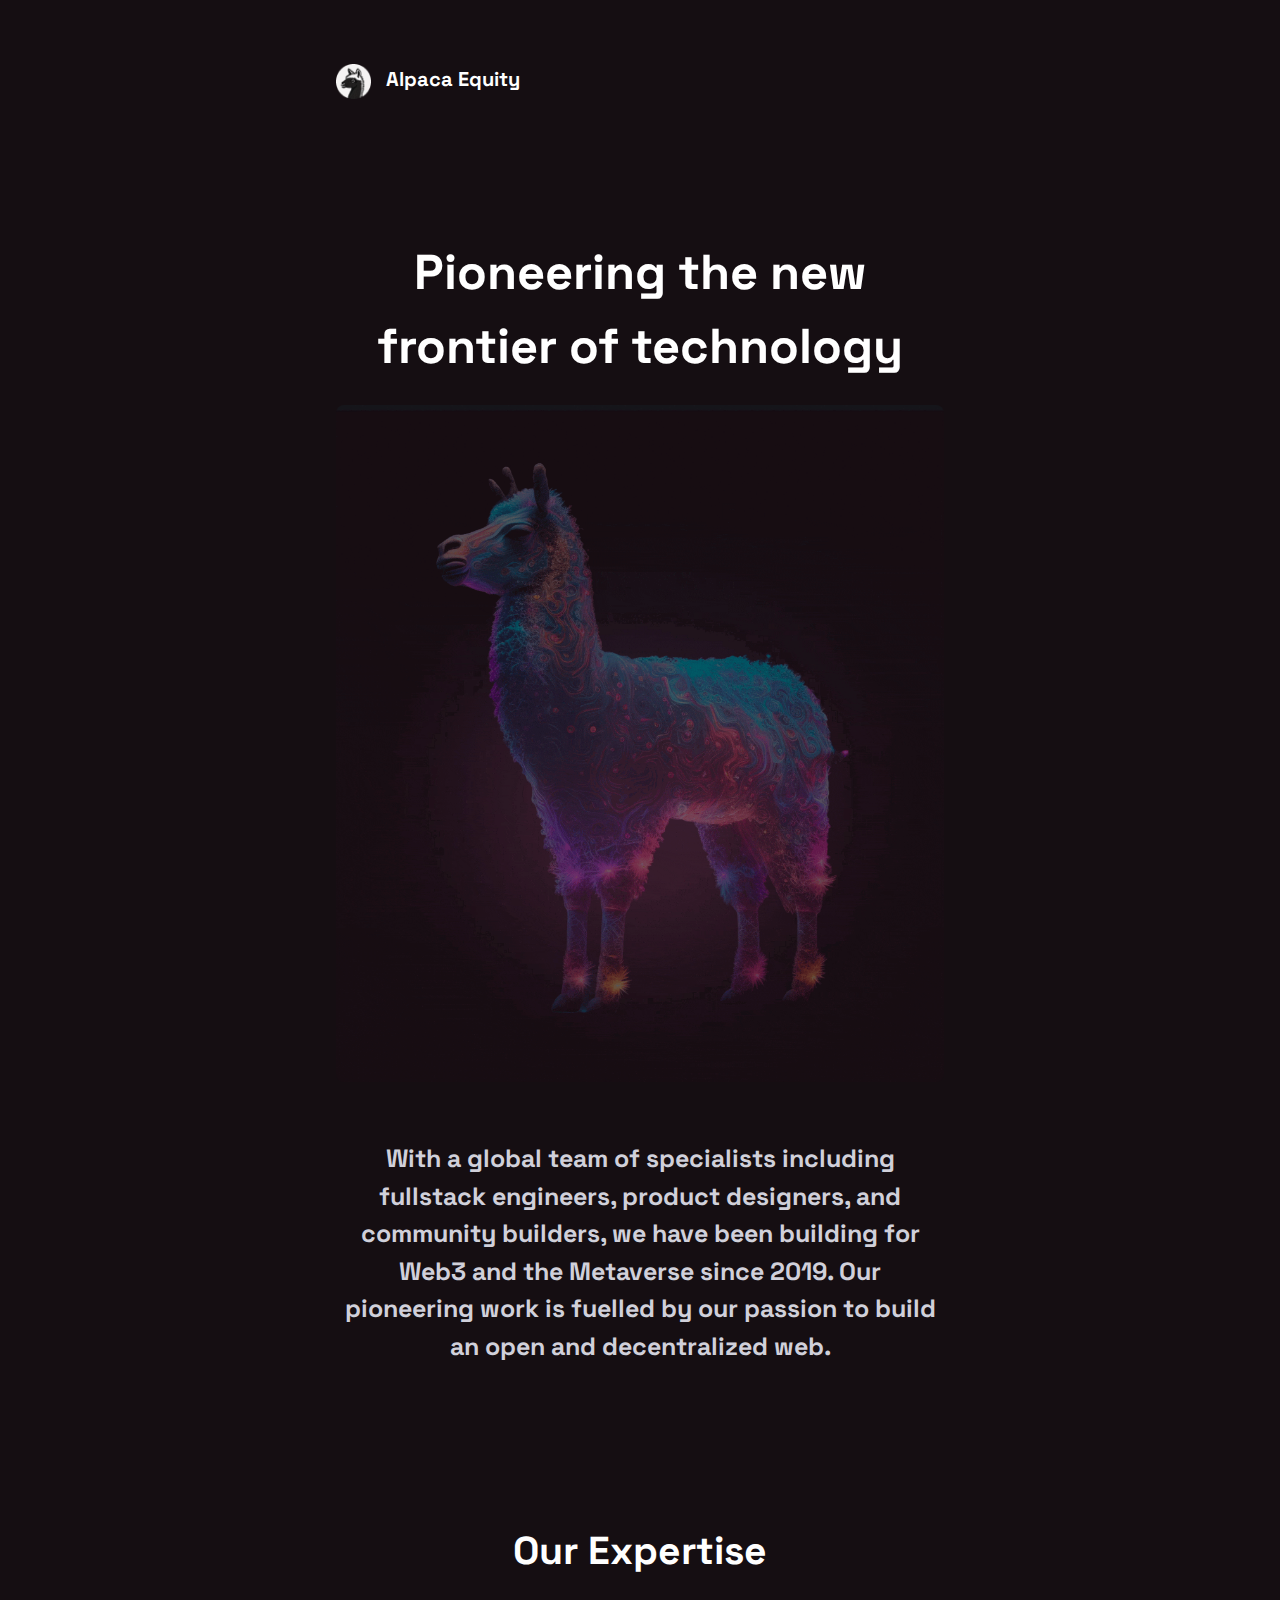
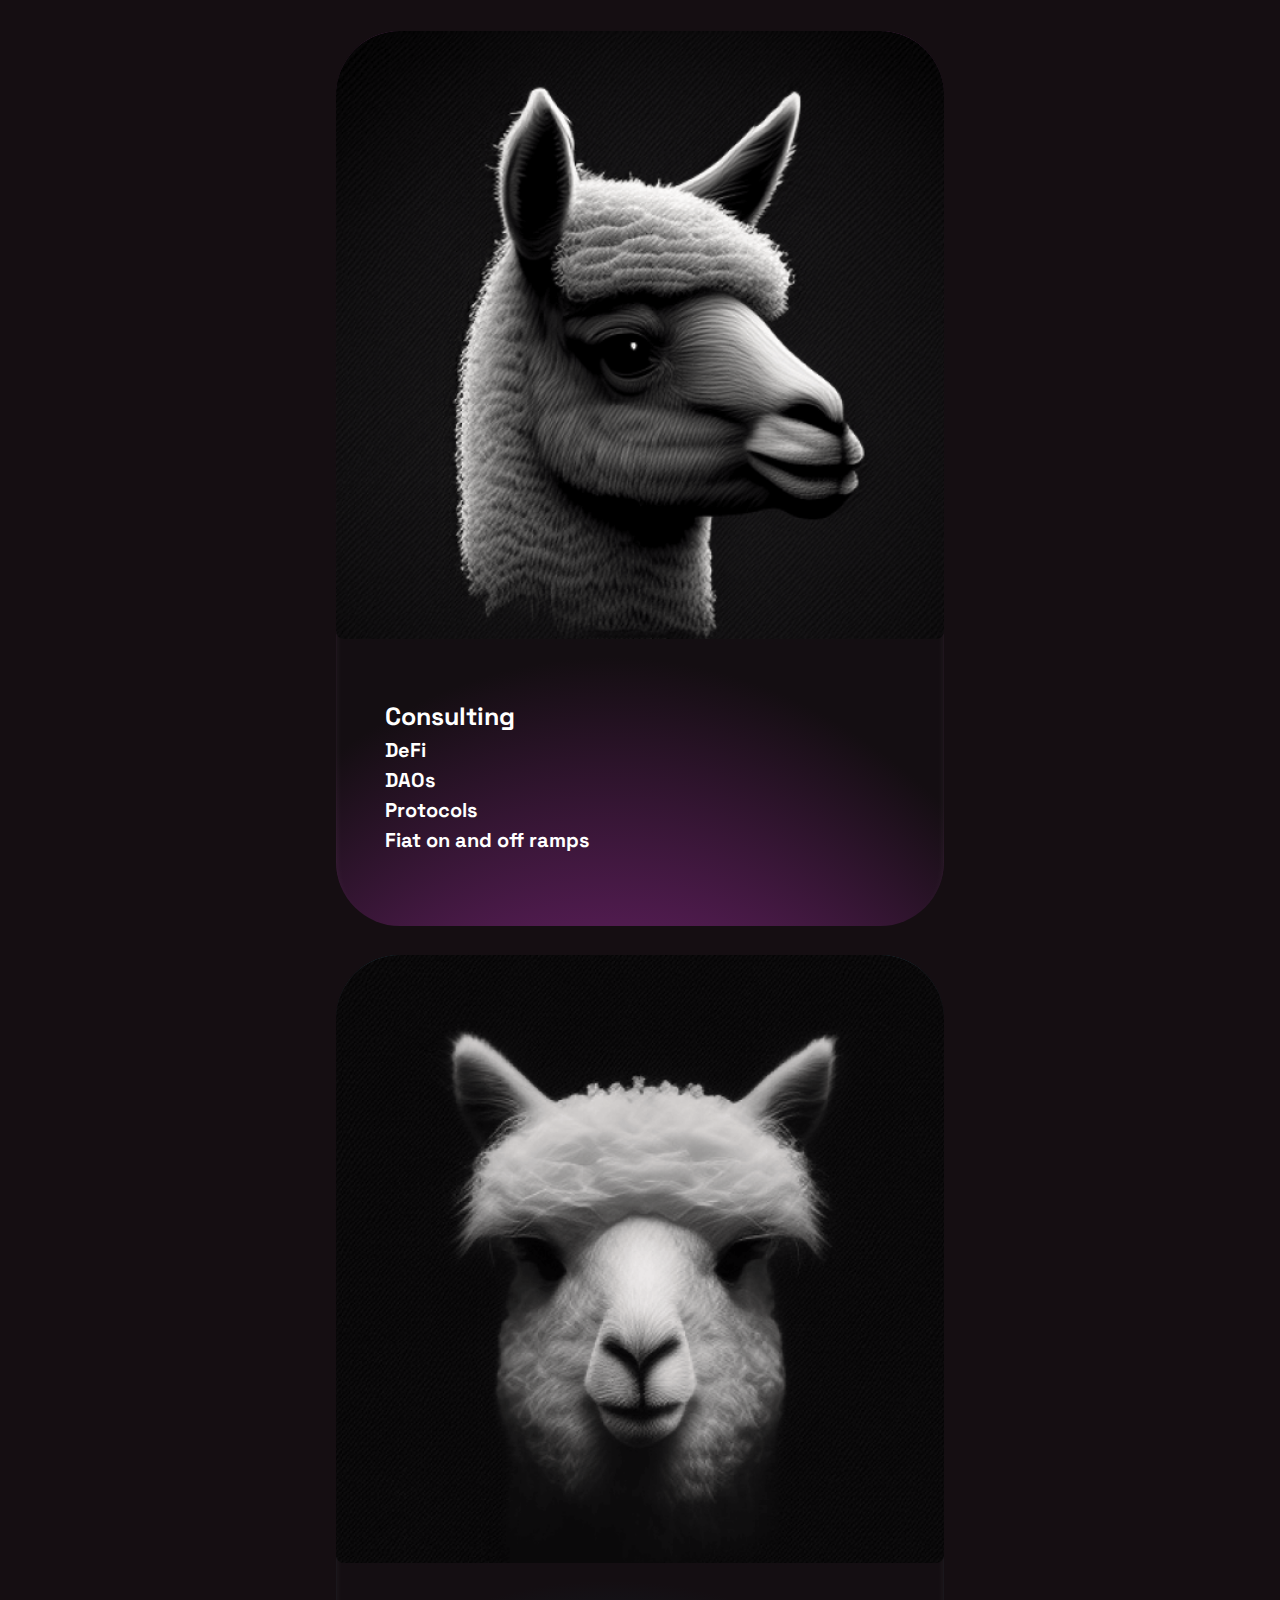
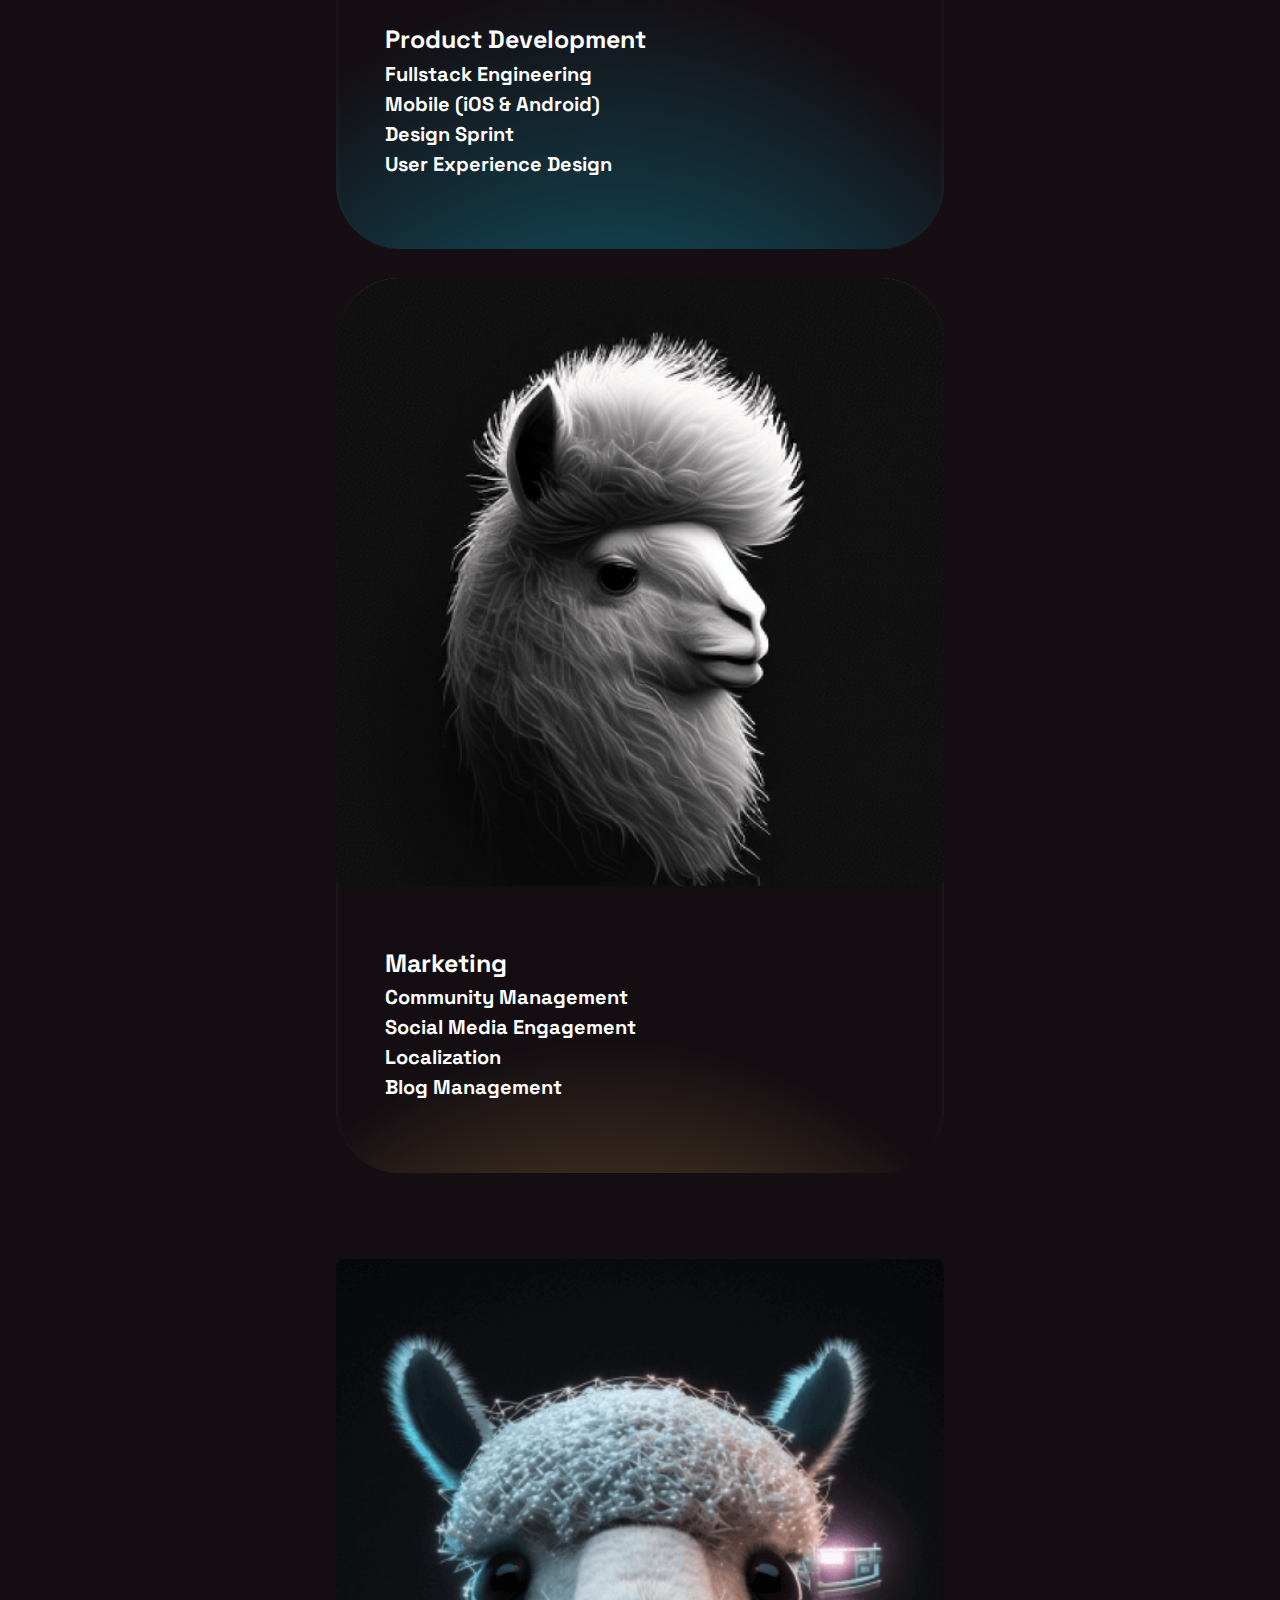
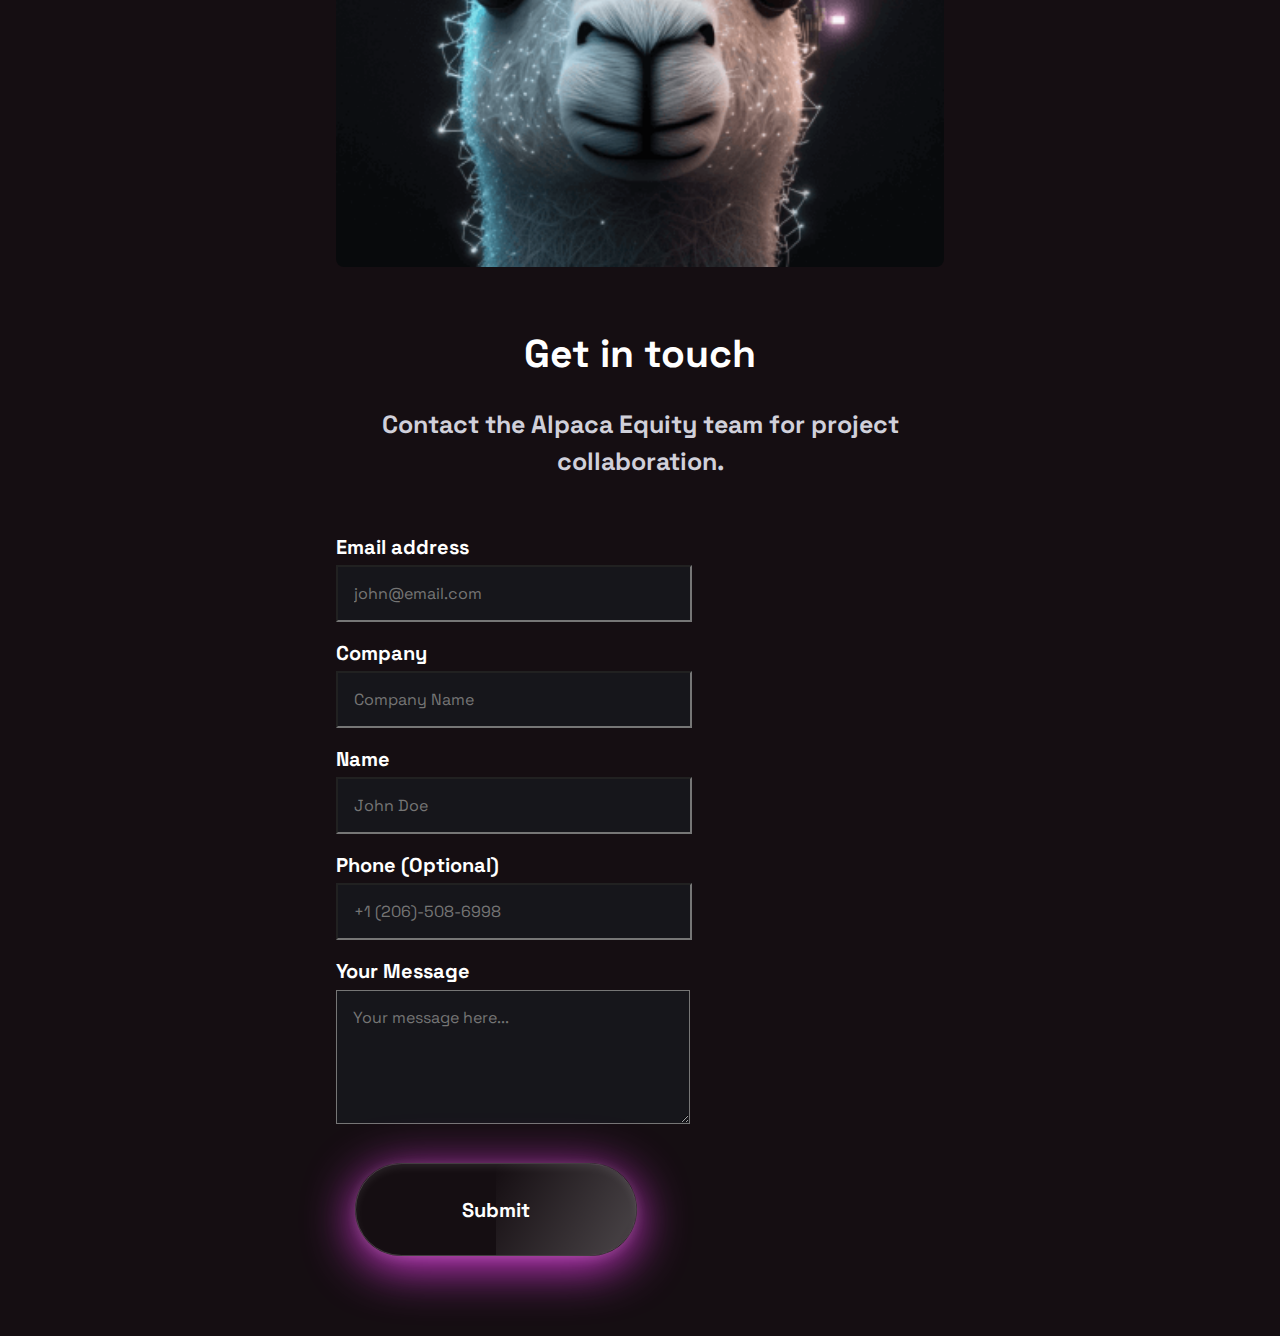
<file: index.html>
<!DOCTYPE html>
<html lang="en">
<head>
    <meta charset="UTF-8" />
    <meta name="viewport" content="width=device-width, initial-scale=1.0, maximum-scale=1.0">
    <link rel="shortcut icon" type="image/png" href="favicon.ico">
    <title>Chip Dong Lim</title>
    <meta property="og:title" content="Alpaca Equity" />
    <meta property="og:site_name" content="Alpaca Equity" />
    <meta property="og:url" content="http://alpacaequity.com" />
    <meta property="og:description" content="Alpaca Equity is the pioneer in building new frontier of technology. With a global team of specialists including fullstack engineers, product designers, and community builders, we have been building for Web3 and the Metaverse since 2019. Our pioneering work is fuelled by our passion to build an open and decentralized web." />
    <meta property="og:image" content="consulting.png" />
    <meta property="og:image:width" content="1200" />
    <meta property="og:image:height" content="630" />
    <meta property="og:type" content="article" />
    <meta property="og:locale" content="en_US" />
    <meta property="article:author" content="http://alpacaequity.com" />
    <meta property="article:publisher" content="http://alpacaequity.com" />
    <meta property="article:tag" content="web3, technology, consulting, product development, marketing, community building" />
    <meta name="twitter:card" content="summary" />
    <meta name="twitter:description" content="Alpaca Equity is the pioneer in building new frontier of technology. With a global team of specialists including fullstack engineers, product designers, and community builders, we have been building for Web3 and the Metaverse since 2019. Our pioneering work is fuelled by our passion to build an open and decentralized web." />
    <meta name="twitter:title" content="Alpaca Equirt" />
    <meta name="twitter:site" content="@alpacaequity" />
    <meta name="twitter:domain" content="AlpacaEquity" />
    <meta name="twitter:image:src" content="consulting.png" />
    <meta name="twitter:creator" content="@alpacaequity" />
    <link rel="preconnect" href="https://fonts.googleapis.com">
    <link rel="preconnect" href="https://fonts.gstatic.com" crossorigin>
    <link href="https://fonts.googleapis.com/css2?family=Space+Grotesk:wght@400;500;700&display=swap" rel="stylesheet">
    <link rel="stylesheet" href="style.css">
</head>       
<body id="theme">
        <div id="app">
            <div class="content">
              <h5 class="logo">
                <a href="index.html">
                    <img src="alpaca_logo.png" style="vertical-align:middle; width:35px; height:35px; margin-right: 10px;">
                    <span>Alpaca Equity</span>
                </a>
              </h5>
              <br>
              <br>
              <br>
              <br>
              <h1 class="center">
                Pioneering the new frontier of technology
              </h1> 
              <img src="alpaca-hd.gif" alt="Alpaca hero cover" loop="false">
              <h4 class="center" style="color: #D0D0DA;">
                With a global team of specialists including fullstack engineers, product designers, and community builders, we have been building for Web3 and the Metaverse since 2019. Our pioneering work is fuelled by our passion to build an open and decentralized web.
              </h4>   

               
              <br>
              <br>
              <br>
              <h2 class="center">
                Our Expertise
              </h2> 
              <br>
              <div style="box-shadow:inset 0 0.3619381243333773px 0.6514886238000792px -1px #ffffff30, inset 0 1.3741263429785435px 2.4734274173613784px -2px #DB3ADB, inset 0 6px 10.8px -3px #ffffff21; 
              background: radial-gradient(100% 100% at 45% 170%,#DB3ADB 0%,rgb(20, 14, 18) 100%); border-radius: 64px; overflow:hidden;">
                <img src="consulting.png" alt="Consulting" class="fade-in">
                <div style="padding: 8%;">
                    <h4 style="font-weight: 700; margin: 0;">Consulting</h4>
                    <h5 style="margin-top: 0;">
                        <span>DeFi</span><br>
                        <span>DAOs</span><br>
                        <span>Protocols</span><br>
                        <span>Fiat on and off ramps</span><br>
                    </h5>    
                </div>    
              </div> 
              <br>
              <div style="box-shadow:inset 0 0.3619381243333773px 0.6514886238000792px -1px #ffffff30, inset 0 1.3741263429785435px 2.4734274173613784px -2px #0FA8CB, inset 0 6px 10.8px -3px #ffffff21; 
              background: radial-gradient(100% 100% at 45% 170%,#0FA8CB 0%,rgb(20, 14, 18) 100%); border-radius: 64px; overflow:hidden;">
                <img src="product-dev.png" alt="Product Development" class="fade-in">
                <div style="padding: 8%;">
                    <h4 style="font-weight: 700; margin: 0;">Product Development</h4>
                    <h5 style="margin-top: 0;">
                        <span>Fullstack Engineering</span><br>
                        <span>Mobile (iOS & Android)</span><br>
                        <span>Design Sprint</span><br>
                        <span>User Experience Design</span><br>
                    </h5>    
                </div>    
              </div> 
              <br>
              <div style="box-shadow:inset 0 0.3619381243333773px 0.6514886238000792px -1px #ffffff30, inset 0 1.3741263429785435px 2.4734274173613784px -2px #F8B961, inset 0 6px 10.8px -3px #ffffff21; 
              background: radial-gradient(100% 100% at 45% 185%,#F8B961 0%,rgb(20, 14, 18) 100%); border-radius: 64px; overflow:hidden;">
                <img src="community.png" alt="Community"class="fade-in">
                <div style="padding: 8%;">
                    <h4 style="font-weight: 700; margin: 0;">Marketing</h4>
                    <h5 style="margin-top: 0;">
                        <span>Community Management</span><br>
                        <span>Social Media Engagement</span><br>
                        <span>Localization</span><br>
                        <span>Blog Management</span><br>
                    </h5>    
                </div>    
              </div> 
              <br>
              <br>
              <br>
              <img src="contact_alpaca.png" alt="Consulting" class="fade-in">
              <h2 class="center">
                Get in touch
              </h2> 
              <h4 class="center" style="color: #D0D0DA; margin-top: 0;">
                Contact the Alpaca Equity team for project collaboration.
              </h4>  
              <br>
              <div class="center" style="width: 320px;">
                <form action="https://docs.google.com/forms/u/1/d/e/1FAIpQLSfRzIuYGWR2S0wSUd2ughk7AK7uXwqC-UTf-4Q9LEkaOeQaxA/formResponse" target="_self" method="POST" id="mG61Hd" jsmodel="TOfxwf Q91hve CEkLOc" data-shuffle-seed="-6730115508860951144" data-response="%.@.[]]" data-dlp-data="%.@.null,false,[]]" data-first-entry="0" data-last-entry="5" data-is-first-page="true">  

                    <div class="form-element">
                        <h5 style="margin:0; text-align: left;">Email address</h5>
                        <input type="text" name="entry.537291570" class="whsOnd zHQkBf" jsname="YPqjbf" autocomplete="off" tabindex="0" aria-labelledby="i1" aria-describedby="i2 i3" dir="auto" data-initial-dir="auto" data-initial-value="" placeholder="john@email.com" />
                    </div>    
                    
                    <div class="form-element">
                        <h5 style="margin:0; text-align: left;">Company</h5>
                        <input type="text" name="entry.1630377529" class="whsOnd zHQkBf" jsname="YPqjbf" autocomplete="off" tabindex="0" aria-labelledby="i5" aria-describedby="i6 i7" data-initial-dir="auto" data-initial-value="" placeholder="Company Name" />
                    </div>     
                    
                    <div class="form-element">
                        <h5 style="margin:0; text-align: left;">Name</h5>
                        <input type="text" name="entry.1270591182" class="whsOnd zHQkBf" jsname="YPqjbf" autocomplete="off" tabindex="0" aria-labelledby="i9" aria-describedby="i10 i11" data-initial-dir="auto" data-initial-value="" placeholder="John Doe"/>
                    </div>    
                    
                    <div class="form-element">
                        <h5 style="margin:0; text-align: left;">Phone (Optional)</h5>
                        <input type="text" name="entry.271011756" class="whsOnd zHQkBf" jsname="YPqjbf" autocomplete="off" tabindex="0" aria-labelledby="i13" aria-describedby="i14 i15" data-initial-dir="auto" data-initial-value="" placeholder="+1 (206)-508-6998" />
                    </div>    
                    
                    <div class="form-element">
                        <h5 style="margin:0; text-align: left;">Your Message</h5>
                        <textarea name="entry.1504199962" style="height: 100px; margin-bottom: 30px;"class="KHxj8b tL9Q4c" jsname="YPqjbf" data-rows="1" tabindex="0" aria-label="Your answer" jscontroller="gZjhIf" jsaction="input:Lg5SV;ti6hGc:XMgOHc;rcuQ6b:WYd;" data-initial-dir="auto" data-initial-value="" aria-labelledby="i17" aria-describedby="i18 i19" placeholder="Your message here..."></textarea>
                    </div>   
                    <button class="btn btn-anim" type="submit" style="box-shadow:0 0.6032302072222955px 3.0161510361114776px #c3ff030a, 0 2.290210571630906px 11.45105285815453px #ffffff21, 0 10px 50px #DB3ADB, inset 0 0.48273541967845457px 1.255112091163982px -1.5px #DB3ADB, inset 0 4px 10.4px -3px #ffffff21; border-radius: 1000px; padding: 2em 6em;"><h5 style="line-height: 1; margin: 0;">Submit</h5></button>
                  </form> 
              </div>
            </div>
        </div>
</body>     
</html>
</file>
<file: style.css>
body, html{
  text-rendering: optimizeLegibility;
  -webkit-font-smoothing: antialiased;
  -moz-osx-font-smoothing: grayscale;
  touch-action: manipulation;
  height: 100%;
  background: #150E12;
  font-size: 100%; /*16px*/
}   
img {
  width: 100%;
  border-radius: 8px;
}
video {
  border-radius: 8px; 
  -o-object-fit: cover; 
  object-fit: cover; 
  max-height: 600px;
  background-size: cover;
  background-position: 50% 50%;
  margin: auto;
  width: 100%;
  height: 100%;
  right: -100%;
  bottom: -100%;
  top: -100%;
  left: -100%;
  object-fit: cover;
  z-index: -100;
}
::selection {
  background: hsl(0 0% 0%/0.071);
}
body{
  display: flex;
  flex-direction: column;
  max-width: 640px;
  line-height: 1.8;
  margin: auto;
  font-family: 'Space Grotesk', -apple-system,"BlinkMacSystemFont","Segoe UI","Roboto","Oxygen","Ubuntu","Cantarell","Fira Sans","Droid Sans","Helvetica Neue",sans-serif;
}

input, textarea {
    width: 100%;
    padding: 1em;
    font-size: 16px;
    font-family: 'Space Grotesk', sans-serif;
    margin-top: 0.2em;
    margin-bottom: 1em;
    background: #16161B;
}
p {
  margin-bottom: 1rem;
  color: #D0D0DA;  
}

h1, h2, h3, h4, h5 {
  margin: 3rem 0 1.38rem;
  font-family: 'Space Grotesk', sans-serif;
  color: #ffffff;
  line-height: 1.5;
}

h1 {
  margin-top: 0;
  font-size: 3.052rem;
}

h2 {font-size: 2.441rem;}

h3 {font-size: 1.953rem;}

h4 {font-size: 1.563rem;}

h5 {font-size: 1.25rem;}

small, .text_small {font-size: 0.8rem; color: #D0D0DA;}
.center {
    text-align: center;
}
.fade-in {
    animation: fadeIn ease 10s;
    -webkit-animation: fadeIn ease 10s;
    -moz-animation: fadeIn ease 10s;
    -o-animation: fadeIn ease 10s;
    -ms-animation: fadeIn ease 10s;
  }
  @keyframes fadeIn {
    0% {opacity:0;}
    100% {opacity:1;}
  }
  
  @-moz-keyframes fadeIn {
    0% {opacity:0;}
    100% {opacity:1;}
  }
  
  @-webkit-keyframes fadeIn {
    0% {opacity:0;}
    100% {opacity:1;}
  }
  
  @-o-keyframes fadeIn {
    0% {opacity:0;}
    100% {opacity:1;}
  }
  
  @-ms-keyframes fadeIn {
    0% {opacity:0;}
    100% {opacity:1;}
  }

sup {
  line-height: 0;
}
blockquote {
  padding: 0 1em;
  border-left: 0.25em solid #dfe2e5;
  font-size: larger;
  margin-inline-start: 0;
}  
body#theme blockquote {
  color: #6a737d;
}
ol {
  margin-left: 0.3em;
}
b
strong{
  font-weight: bolder;
}
.content {
  flex: 1 0 auto;
  padding: 1em;
  padding-bottom: 5em;
}

a {
  color: inherit;
  text-decoration-color: #c7c7c7;
  text-decoration-thickness: 1.5px;
  text-underline-offset: 1.5px;
}
a:hover, .blog-title:hover {
  color: rgba(23,23,23,.6) !important;
  text-decoration-color: rgba(23,23,23,.15);
  transition: border-color .15s ease-out,color .15s ease-out;
}
.logo a {
  text-decoration: none;
}
body#theme hr {
  width: 100%;
  border-color: rgba(23,23,23,.15);
}
/*Glowing button starts*/
:root {
    --btn-border: 1px solid rgba(255, 255, 255, 0.2);
    --btn-bg: transparent;
    --btn-shadow: 1px 1px 25px 10px rgba(255, 255, 255, 0.5);
    --btn-text-color: #f4f4f4;
    --shine-degree: 120deg;
    --shine-color: rgba(255, 255, 255, 0.2);
    --shine-effect: linear-gradient(
      var(--shine-degree),
      transparent,
      var(--shine-color),
      transparent
    );
    --shine-transition: all 0.65s ease-in-out;
  }
  .btn {
    position: relative;
    overflow: hidden;
    font-size: 1.1rem;
    padding: 1rem 3rem;
    border-radius: 4px;
    text-decoration: none;
    border: var(--btn-border);
    color: var(--btn-text-color);
    background: var(--btn-bg);
  }
  .btn::before {
    content: "";
    position: absolute;
    top: 0;
    width: 100%;
    height: 100%;
    background: var(--shine-effect);
  }  
  .btn:hover, .btn:focus {
    background: radial-gradient(100% 100% at 35% 100%,#DB3ADB 0%,rgb(20, 14, 18) 100%); 
  }
.btn-anim::before {
    -webkit-animation: shine 5s ease-in-out infinite;
            animation: shine 5s ease-in-out infinite;
  }
  @-webkit-keyframes shine {
    0% {
      left: -100%;
      transition-property: left;
    }
    11.5044247788%, 100% {
      left: 100%;
      transition-property: left;
    }
  }
  
  @keyframes shine {
    0% {
      left: -100%;
      transition-property: left;
    }
    11.5044247788%, 100% {
      left: 100%;
      transition-property: left;
    }
  }
</file>
